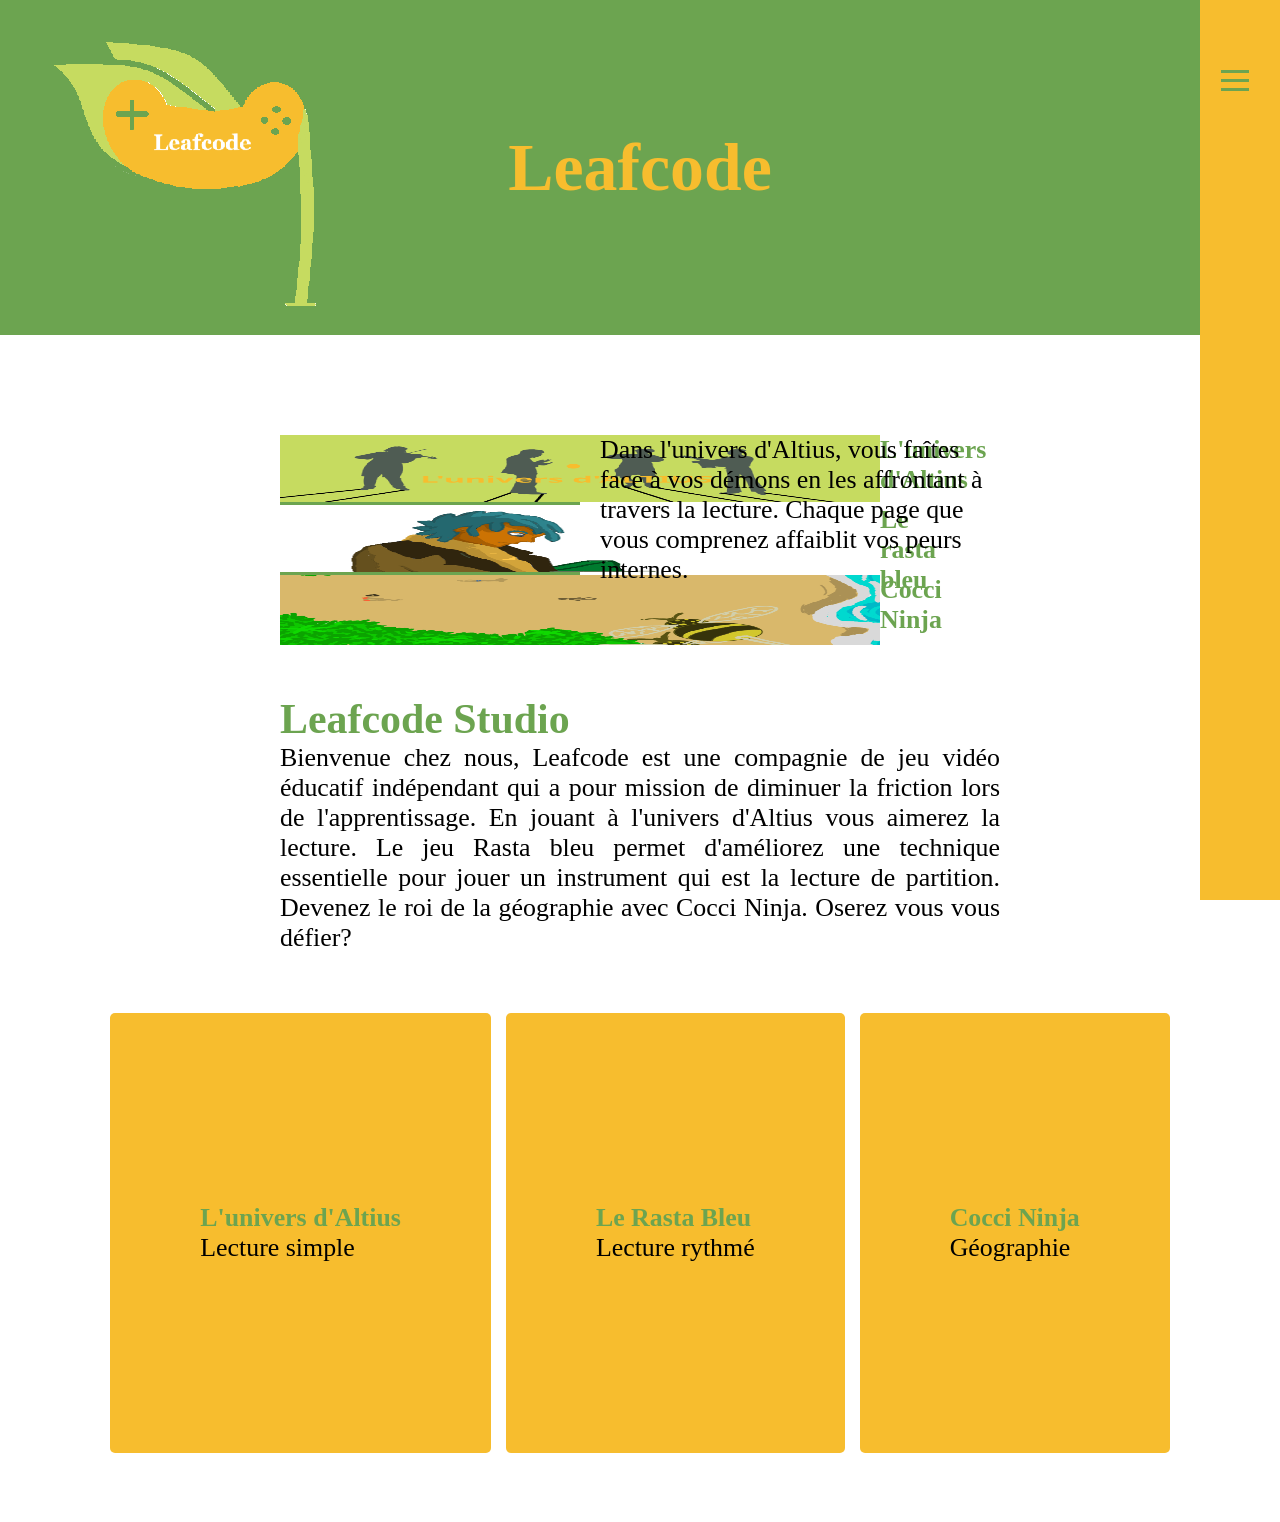
<file: index.html>
<!DOCTYPE html>
<html lang="en">
<head>
    <meta charset="UTF-8">
    <meta name="viewport" content="width=device-width, initial-scale=1.0">
    <link rel="icon" type="image/x-icon" href="leafcode-LogoSiteWeb.png">
    <title>Leafcode</title>
    <link rel="stylesheet" href="style.css">
</head>
<body>
    <div class="overlay" id="overlay"></div>
    <header>
         <div><img src="Images/leafcode-LogoSiteWeb.png" alt="Une manette à l'envers sur laquelle est écrit leafcode avec deux feuilles de plante qui sortent sur le côté comme les feuilles d'une graine qui germe"></div>
        <h1>Leafcode</h1>
        <div></div>
    </header>
    <nav class="nav" id="nav">
        <button class="burger" id="burger">
            <span class="burger-icon">
                <span class="burger-line"></span>
                <span class="burger-line"></span>
                <span class="burger-line"></span>
            </span>
        </button>
        <a href="jeuUn.html" class="nav-link">L'univers d'Altius</a>
        <a href="jeuDeux.html" class="nav-link">Rasta Bleu</a>
        <a href="jeuTrois.html" class="nav-link">Cocci Ninja</a>
        <a href="contact.html" class="nav-link">Support</a>
    </nav>
    <div class="maPageAccueil">
        <section class="premiereSectionAccueil">
            <div class="sectionListeDeJeuAccueil">
                <div class="jeu">
                    <img class="imgQuiChangeP" id="aArrondirCoinSupGauche" src="Images/banniereJeuUnAccueil.png" alt="Dans l'univers d'Altius, vous faîtes face à vos démons en les affrontant à travers la lecture. Chaque page que vous comprenez affaiblit vos peurs internes. ">
                    <h3 id="aArrondirCoinSupDroit">L'univers d'Altius</h3>
                </div>
                <div class="jeu">
                    <img class="imgQuiChangeP" src="Images/banniereJeuDeuxAccueil.png" alt="Suite à une perte de contacte à la réalité à force de trop fumer, le rasta bleu n'a plus le choix de lire s'il veut réccupérer un niveau de concentration normal pour redevenir fonctionnel. Il doit lire en suivant le rythme de la musique pour rester concentré.">
                    <h3>Le rasta bleu</h3>
                </div>
                <div class="jeu">
                    <img class="imgQuiChangeP" id="aArrondirCoinInfGauche" src="Images/banniereJeuTroisAccueil.png" alt="Une foule d'insecte évoluée est armée. Ils ont la taille d'un chaton et attaque des humains qui sont sur la plage.">
                    <h3 id="aArrondirCoinInfDroit">Cocci Ninja</h3>
                </div>
            </div>
            <p id="pBanniereAccueilSelectionne">Dans l'univers d'Altius, vous faîtes face à vos démons en les affrontant à travers la lecture. Chaque page que vous comprenez affaiblit vos peurs internes. </p> 
        
        </section>
        <section class="deuxiemeSectionAccueil">
            <div class="sectionTextAccueil">
                <h2>Leafcode Studio</h2>
                <p>Bienvenue chez nous, Leafcode est une compagnie de jeu vidéo éducatif indépendant qui a pour mission de diminuer la friction lors de l'apprentissage. En jouant à l'univers d'Altius vous aimerez la lecture. Le jeu Rasta bleu permet d'améliorez une technique essentielle pour jouer un instrument qui est la lecture de partition. Devenez le roi de la géographie avec Cocci Ninja. Oserez vous vous défier?</p>  
            </div>
        </section>
        <section class="troisiemeSectionAccueil">
            <a href="jeuUn.html" class="nav-link">
                <div class="carteUnJeu">
                    <h3>L'univers d'Altius</h3>
                    <p>Lecture simple</p>
                </div>
            </a>
            <a href="jeuDeux.html" class="nav-link">
                <div class="carteUnJeu">
                    <h3>Le Rasta Bleu </h3>
                    <p>Lecture rythmé</p>
                </div>
            </a>
            <a href="jeuTrois.html" class="nav-link">
                <div class="carteUnJeu">
                    <h3>Cocci Ninja</h3>
                    <p>Géographie</p>
                </div>
            </a>
        </section>
    </div>
    <footer></footer>
    <script src="script.js"></script>
</body>
</html>
</file>
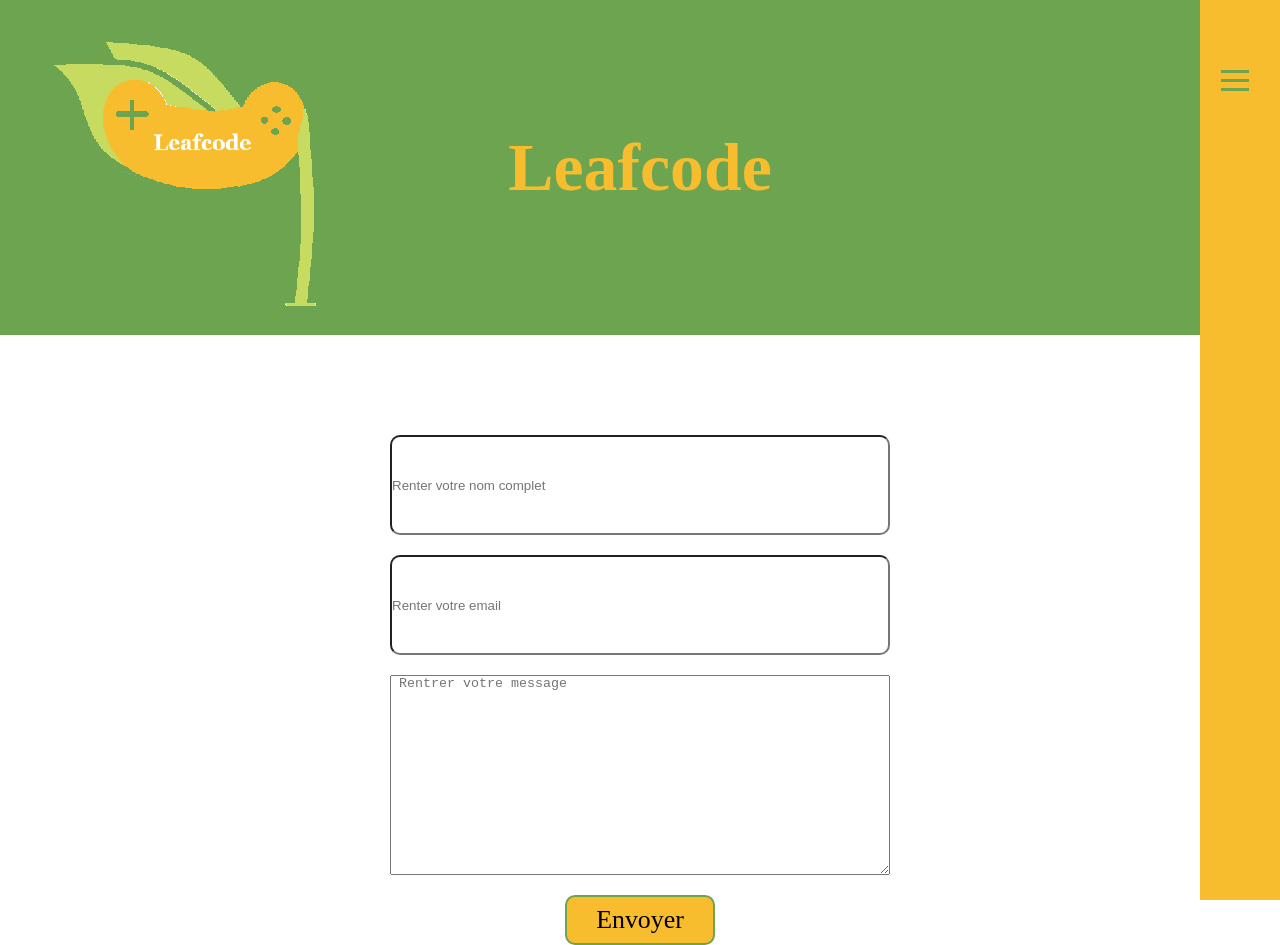
<file: contact.html>
<!DOCTYPE html>
<html lang="en">
<head>
    <meta charset="UTF-8">
    <meta name="viewport" content="width=device-width, initial-scale=1.0">
    <link rel="icon" type="image/x-icon" href="leafcode-LogoSiteWeb.png">
    <title>Leafcode</title>
    <link rel="stylesheet" href="style.css">
</head>
<body>
      <div class="overlay" id="overlay"></div>
    <header>
        <div><img src="Images/leafcode-LogoSiteWeb.png" alt="Une manette à l'envers sur laquelle est écrit leafcode avec deux feuilles de plante qui sortent sur le côté comme les feuilles d'une graine qui germe"></div>
        <h1>Leafcode</h1>
        <div></div>
    </header>
    <nav class="nav" id="nav">
        <button class="burger" id="burger">
            <span class="burger-icon">
                <span class="burger-line"></span>
                <span class="burger-line"></span>
                <span class="burger-line"></span>
            </span>
        </button>
            <a href="index.html" class="nav-link">Accueil</a>
            <a href="jeuUn.html" class="nav-link">L'univers d'Altius</a>
            <a href="jeuDeux.html" class="nav-link">Rasta Bleu</a>
            <a href="jeuTrois.html" class="nav-link">Cocci Ninja</a>
        </nav>
    </header>
    
   
    <form class="sectionFormulairePageSupport">
        <input type="text" placeholder="Renter votre nom complet">
        <input type="text" placeholder="Renter votre email">
        <textarea name="" placeholder=" Rentrer votre message"></textarea>
        <button type="submit">Envoyer</button>
    </form>

    <footer></footer>
    <script src="script.js"></script>
</body>
</html>
</file>
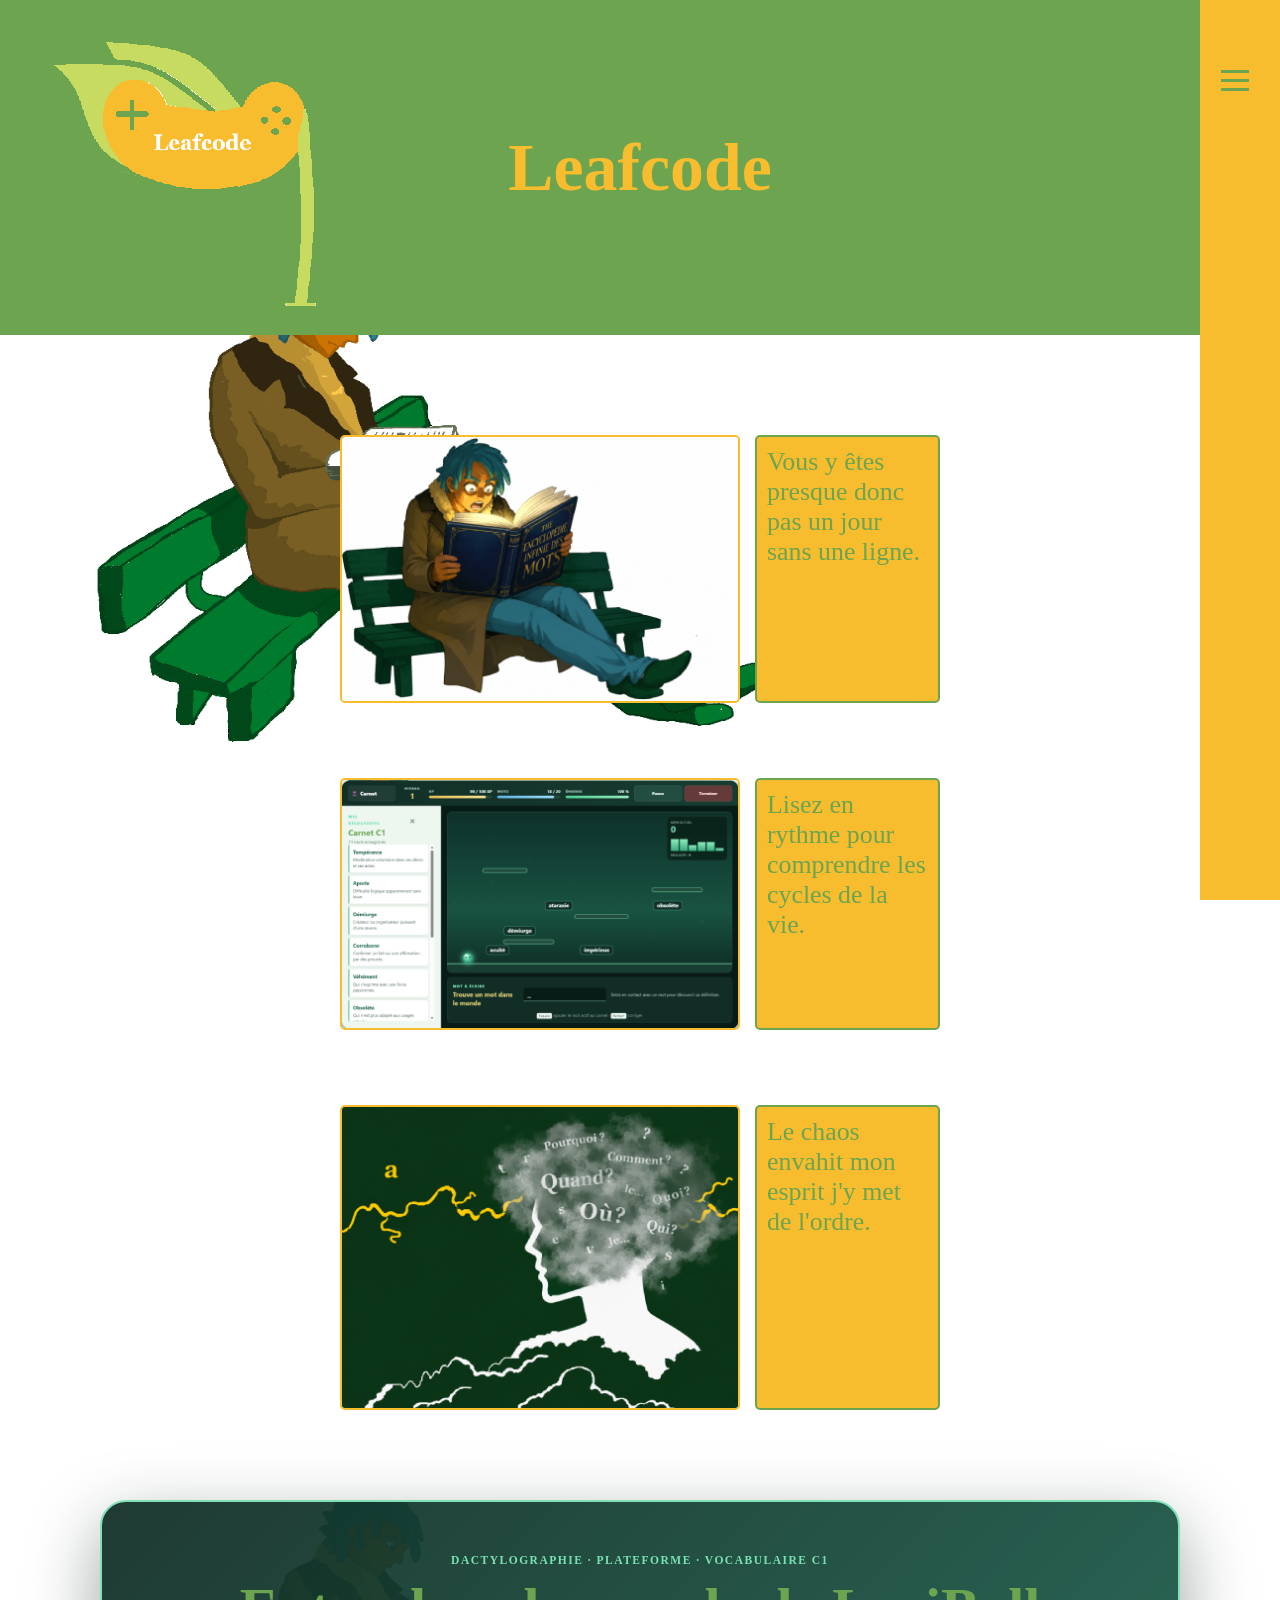
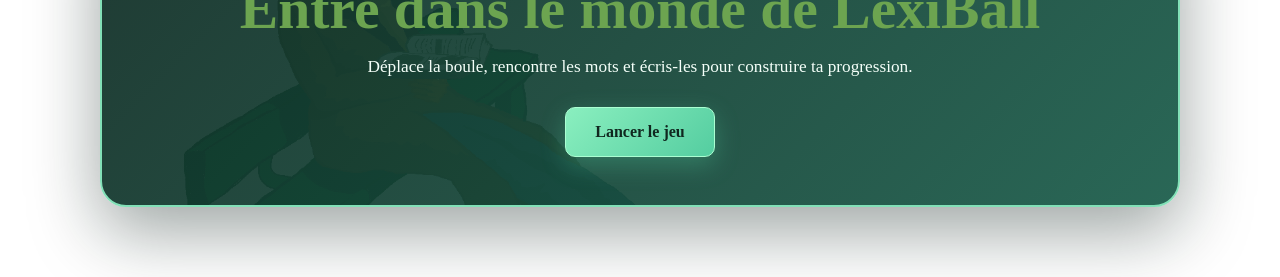
<file: jeuDeux.html>
<!doctype html>
<html lang="fr">
  <head>
    <meta charset="UTF-8" />
    <meta name="viewport" content="width=device-width, initial-scale=1.0" />
    <link
      rel="icon"
      type="image/x-icon"
      href="Images/leafcode-LogoSiteWeb.png"
    />
    <title>Leafcode</title>
    <link rel="stylesheet" href="style.css" />
  </head>
  <body class="jeuDeux">
    <div class="overlay" id="overlay"></div>
    <header>
      <div>
        <img
          src="Images/leafcode-LogoSiteWeb.png"
          alt="Une manette à l'envers sur laquelle est écrit leafcode avec deux feuilles de plante qui sortent sur le côté comme les feuilles d'une graine qui germe"
        />
      </div>
      <h1>Leafcode</h1>
      <div></div>
    </header>
    <nav class="nav" id="nav">
      <button class="burger" id="burger">
        <span class="burger-icon">
          <span class="burger-line"></span>
          <span class="burger-line"></span>
          <span class="burger-line"></span>
        </span>
      </button>
      <a href="index.html" class="nav-link">Accueil</a>
      <a href="jeuUn.html" class="nav-link">L'univers d'Altius</a>
      <a href="jeuTrois.html" class="nav-link">Cocci Ninja</a>
      <a href="contact.html" class="nav-link">Support</a>
    </nav>

    <section class="sectionCarteJeuDeux">
      <div class="infoCarteJeuDeux">
        <img src="Images/jeuDeuxImg2.png" alt="Image du mode de jeu." />
        <p>Vous y êtes presque donc pas un jour sans une ligne.</p>
      </div>
      <div class="infoCarteJeuDeux">
        <img src="Images/jeuDeuxImg1.png" alt="Mode histoire" />
        <p>Lisez en rythme pour comprendre les cycles de la vie.</p>
      </div>
      <div class="infoCarteJeuDeux">
        <img src="Images/jeuDeuxImg3.png" alt="les enjeux" />
        <p>Le chaos envahit mon esprit j'y met de l'ordre.</p>
      </div>
    </section>

    <section class="lexi-launch" id="lexiLaunchZone">
      <span class="lexi-kicker"
        >Dactylographie · Plateforme · Vocabulaire C1</span
      >
      <h2>Entre dans le monde de LexiBall</h2>
      <p>
        Déplace la boule, rencontre les mots et écris-les pour construire ta
        progression.
      </p>
      <button
        class="lexi-button lexi-button-primary"
        id="launchLexiBall"
        type="button"
      >
        Lancer le jeu
      </button>
    </section>

    <section
      class="lexiball"
      id="lexiBallGame"
      hidden
      aria-label="Jeu de dactylographie LexiBall"
    >
      <div class="lexi-shell">
        <header class="lexi-hud">
          <button
            class="lexi-notebook-button"
            id="lexiNotebookToggle"
            type="button"
            aria-expanded="false"
            aria-controls="lexiNotebook"
            title="Ouvrir le carnet"
          >
            📓<span>Carnet</span>
          </button>
          <div class="lexi-stat">
            <small>Niveau</small><strong id="lexiLevel">1</strong>
          </div>
          <div class="lexi-progress-stat">
            <div>
              <small>XP</small><strong id="lexiXpText">0 / 100 XP</strong>
            </div>
            <div class="lexi-meter"><span id="lexiXpBar"></span></div>
          </div>
          <div class="lexi-progress-stat">
            <div>
              <small>Mots</small><strong id="lexiWordsText">0 / 20</strong>
            </div>
            <div class="lexi-meter lexi-meter-blue">
              <span id="lexiWordsBar"></span>
            </div>
          </div>
          <div class="lexi-progress-stat">
            <div>
              <small>Énergie</small><strong id="lexiEnergyText">100 %</strong>
            </div>
            <div class="lexi-meter lexi-energy">
              <span id="lexiEnergyBar"></span>
            </div>
          </div>
          <div class="lexi-hud-actions">
            <button
              class="lexi-button lexi-button-small"
              id="lexiPauseButton"
              type="button"
            >
              Pause</button
            ><button
              class="lexi-button lexi-button-small lexi-button-end"
              id="lexiEndSession"
              type="button"
            >
              Terminer
            </button>
          </div>
        </header>

        <div class="lexi-body" id="lexiBody">
          <aside
            class="lexi-notebook"
            id="lexiNotebook"
            aria-label="Carnet de vocabulaire"
          >
            <div class="lexi-notebook-head">
              <div>
                <span class="lexi-kicker">Mes découvertes</span>
                <h3>Carnet C1</h3>
              </div>
              <button
                id="lexiNotebookClose"
                type="button"
                aria-label="Fermer le carnet"
              >
                ×
              </button>
            </div>
            <p id="lexiNotebookCount">0 mot enregistré</p>
            <div class="lexi-notebook-list" id="lexiNotebookList"></div>
          </aside>

          <main class="lexi-stage-column">
            <div class="lexi-stage" id="lexiStage">
              <canvas
                id="lexiCanvas"
                width="960"
                height="540"
                aria-label="Zone de jeu LexiBall"
                >Votre navigateur ne prend pas en charge Canvas.</canvas
              >
              <div class="lexi-wpm-card">
                <small>MPM actuel</small><strong id="lexiCurrentWpm">0</strong
                ><canvas
                  id="lexiWpmCanvas"
                  width="190"
                  height="72"
                  aria-label="Graphique des mots par minute"
                ></canvas
                ><span>Meilleur : <b id="lexiBestWpm">0</b></span>
              </div>
              <div class="lexi-screen" id="lexiStartScreen">
                <div class="lexi-screen-card">
                  <span class="lexi-logo-ball">●</span>
                  <h2>LexiBall</h2>
                  <p>Déplace-toi. Trouve les mots. Écris-les. Apprends.</p>
                  <div class="lexi-menu-actions">
                    <button
                      class="lexi-button lexi-button-primary"
                      id="lexiPlay"
                      type="button"
                    >
                      Jouer</button
                    ><button
                      class="lexi-button"
                      id="lexiMenuNotebook"
                      type="button"
                    >
                      Carnet</button
                    ><button
                      class="lexi-button lexi-button-ghost"
                      id="lexiReset"
                      type="button"
                    >
                      Réinitialiser la progression
                    </button>
                  </div>
                  <div class="lexi-controls">
                    <span><kbd>←</kbd> <kbd>→</kbd> déplacement</span
                    ><span><kbd>↑</kbd> saut</span
                    ><span><kbd>Clavier</kbd> écrire</span
                    ><span><kbd>Espace</kbd> carnet</span
                    ><span><kbd>P</kbd> pause</span>
                  </div>
                </div>
              </div>
              <div class="lexi-screen" id="lexiPauseScreen" hidden>
                <div class="lexi-screen-card">
                  <h2 id="lexiPauseTitle">PAUSE</h2>
                  <p id="lexiPauseText">Appuie sur P pour reprendre.</p>
                  <div
                    class="lexi-session-summary"
                    id="lexiSessionSummary"
                    hidden
                  ></div>
                  <button
                    class="lexi-button lexi-button-primary"
                    id="lexiResume"
                    type="button"
                  >
                    Reprendre</button
                  ><button
                    class="lexi-button"
                    id="lexiRestart"
                    type="button"
                    hidden
                  >
                    Nouvelle session</button
                  ><button
                    class="lexi-button lexi-button-ghost"
                    id="lexiCloseSession"
                    type="button"
                    hidden
                  >
                    Fermer le jeu
                  </button>
                </div>
              </div>
              <div
                class="lexi-float-message"
                id="lexiFloatMessage"
                aria-live="polite"
              ></div>
            </div>

            <section class="lexi-typing" id="lexiTyping" aria-live="polite">
              <div>
                <span class="lexi-kicker">Mot à écrire</span
                ><strong class="lexi-target" id="lexiTargetWord"
                  >Trouve un mot dans le monde</strong
                >
              </div>
              <div class="lexi-input-display" id="lexiTypedWord">_</div>
              <p id="lexiDefinition">
                Entre en contact avec un mot pour découvrir sa définition.
              </p>
              <small
                ><kbd>Espace</kbd> ajouter le mot actif au carnet ·
                <kbd>Retour</kbd> corriger</small
              >
            </section>
          </main>
        </div>
      </div>
    </section>
    <footer></footer>
    <script src="script.js"></script>
  </body>
</html>
</file>
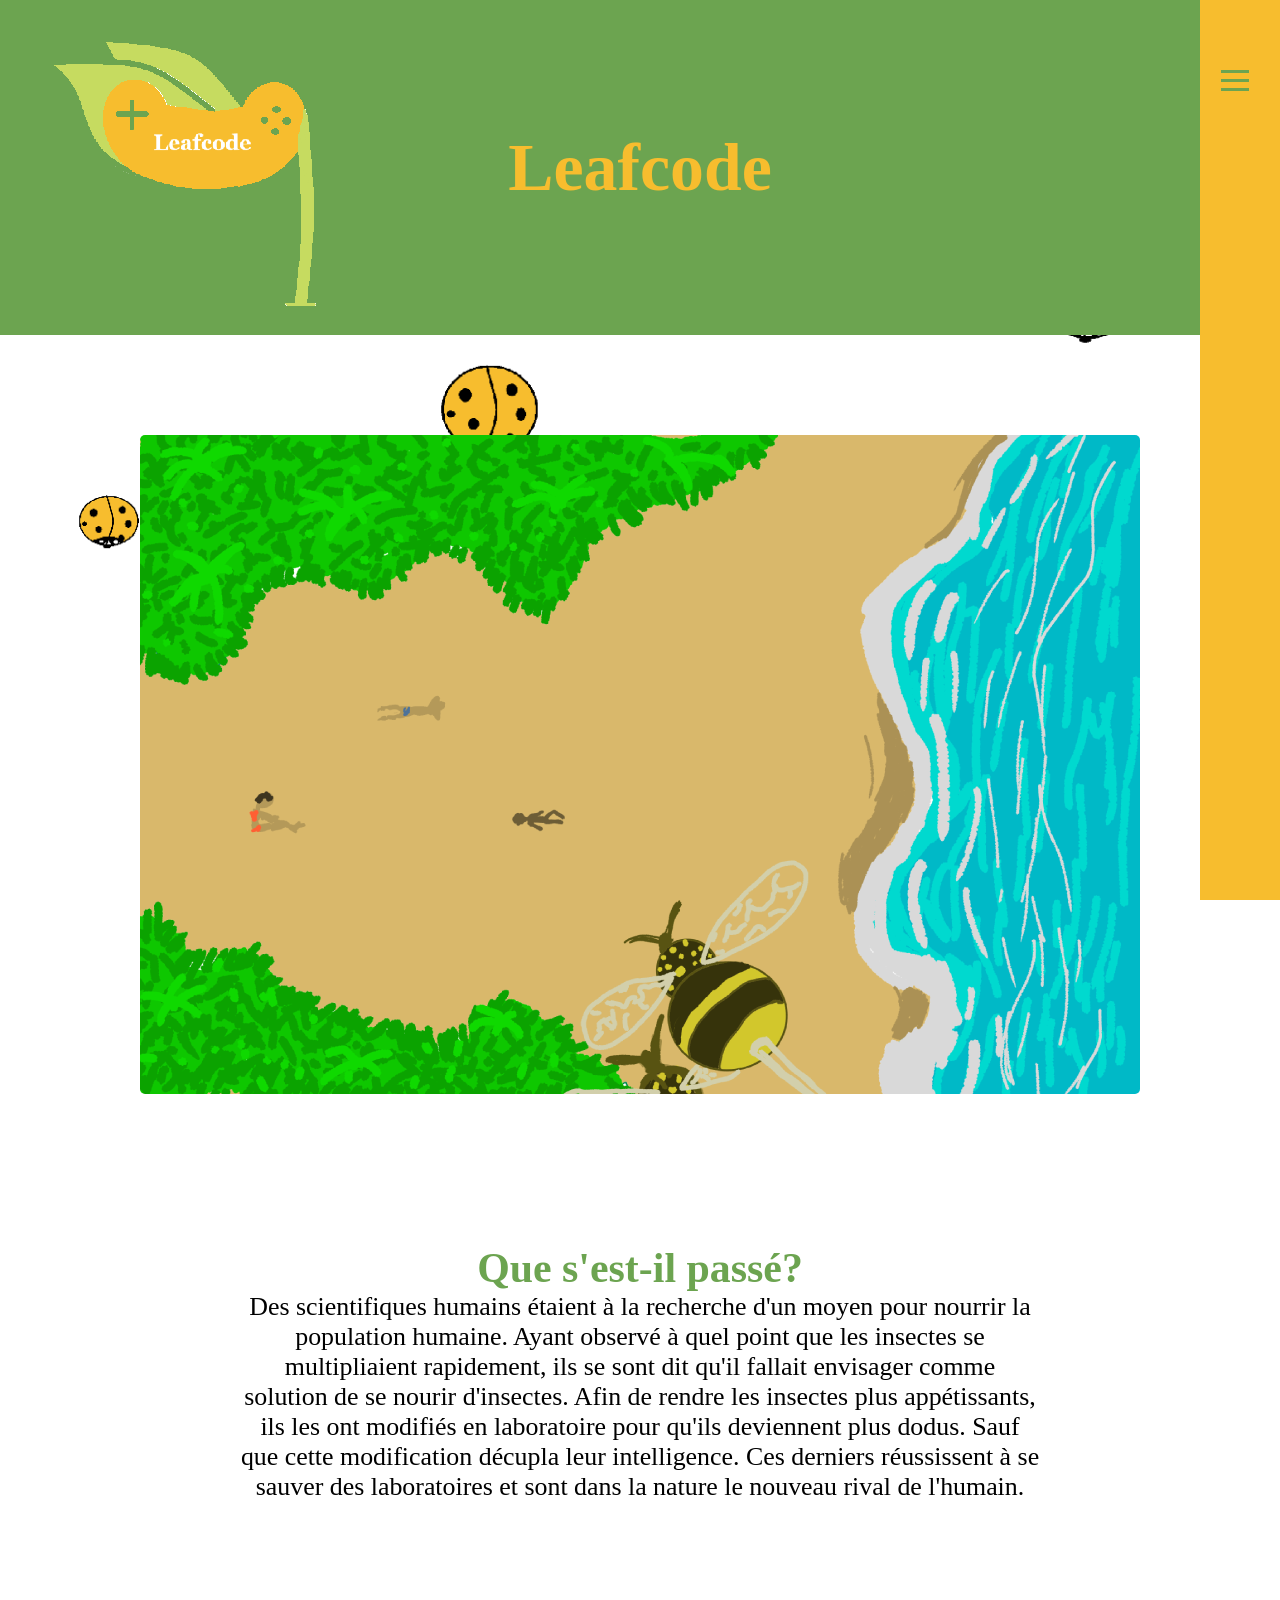
<file: jeuTrois.html>
<!DOCTYPE html>
<html lang="en">
<head>
    <meta charset="UTF-8">
    <meta name="viewport" content="width=device-width, initial-scale=1.0">
    <link rel="icon" type="image/x-icon" href="leafcode-LogoSiteWeb.png">
    <title>Leafcode</title>
    <link rel="stylesheet" href="style.css">
</head>
<body class="jeuTrois">
     <div class="overlay" id="overlay"></div>
    <header>
        <div><img src="Images/leafcode-LogoSiteWeb.png" alt="Une manette à l'envers sur laquelle est écrit leafcode avec deux feuilles de plante qui sortent sur le côté comme les feuilles d'une graine qui germe"></div>
        <h1>Leafcode</h1>
        <div></div>
    </header>
    <nav class="nav" id="nav">
        <button class="burger" id="burger">
            <span class="burger-icon">
                <span class="burger-line"></span>
                <span class="burger-line"></span>
                <span class="burger-line"></span>
            </span>
        </button>
            <a href="index.html" class="nav-link">Accueil</a>
            <a href="jeuUn.html" class="nav-link">L'univers d'Altius</a>
            <a href="jeuDeux.html" class="nav-link">Rasta Bleu</a>
            <a href="contact.html" class="nav-link">Support</a>
        </nav>
    </header>
    
    <section class="sectionUniqueJeuTrois">
        <img src="Images/banniereJeuTrois.png" alt="Bannière de Cocci Ninja">
        <div class="blocHistoireJeuTrois">
            <h2>Que s'est-il passé?</h2>
            <p>Des scientifiques humains étaient à la recherche d'un moyen pour nourrir la population humaine. Ayant observé à quel point que les insectes se multipliaient rapidement, ils se sont dit qu'il fallait envisager comme solution de se nourir d'insectes. Afin de rendre les insectes plus appétissants, ils les ont modifiés en laboratoire pour qu'ils deviennent plus dodus. Sauf que cette modification décupla leur intelligence. Ces derniers réussissent à se sauver des laboratoires et sont dans la nature le nouveau rival de l'humain.</p>
        </div>
    </section>
    <footer></footer> 
    <script src="script.js"></script>
</body>
</html>
</file>
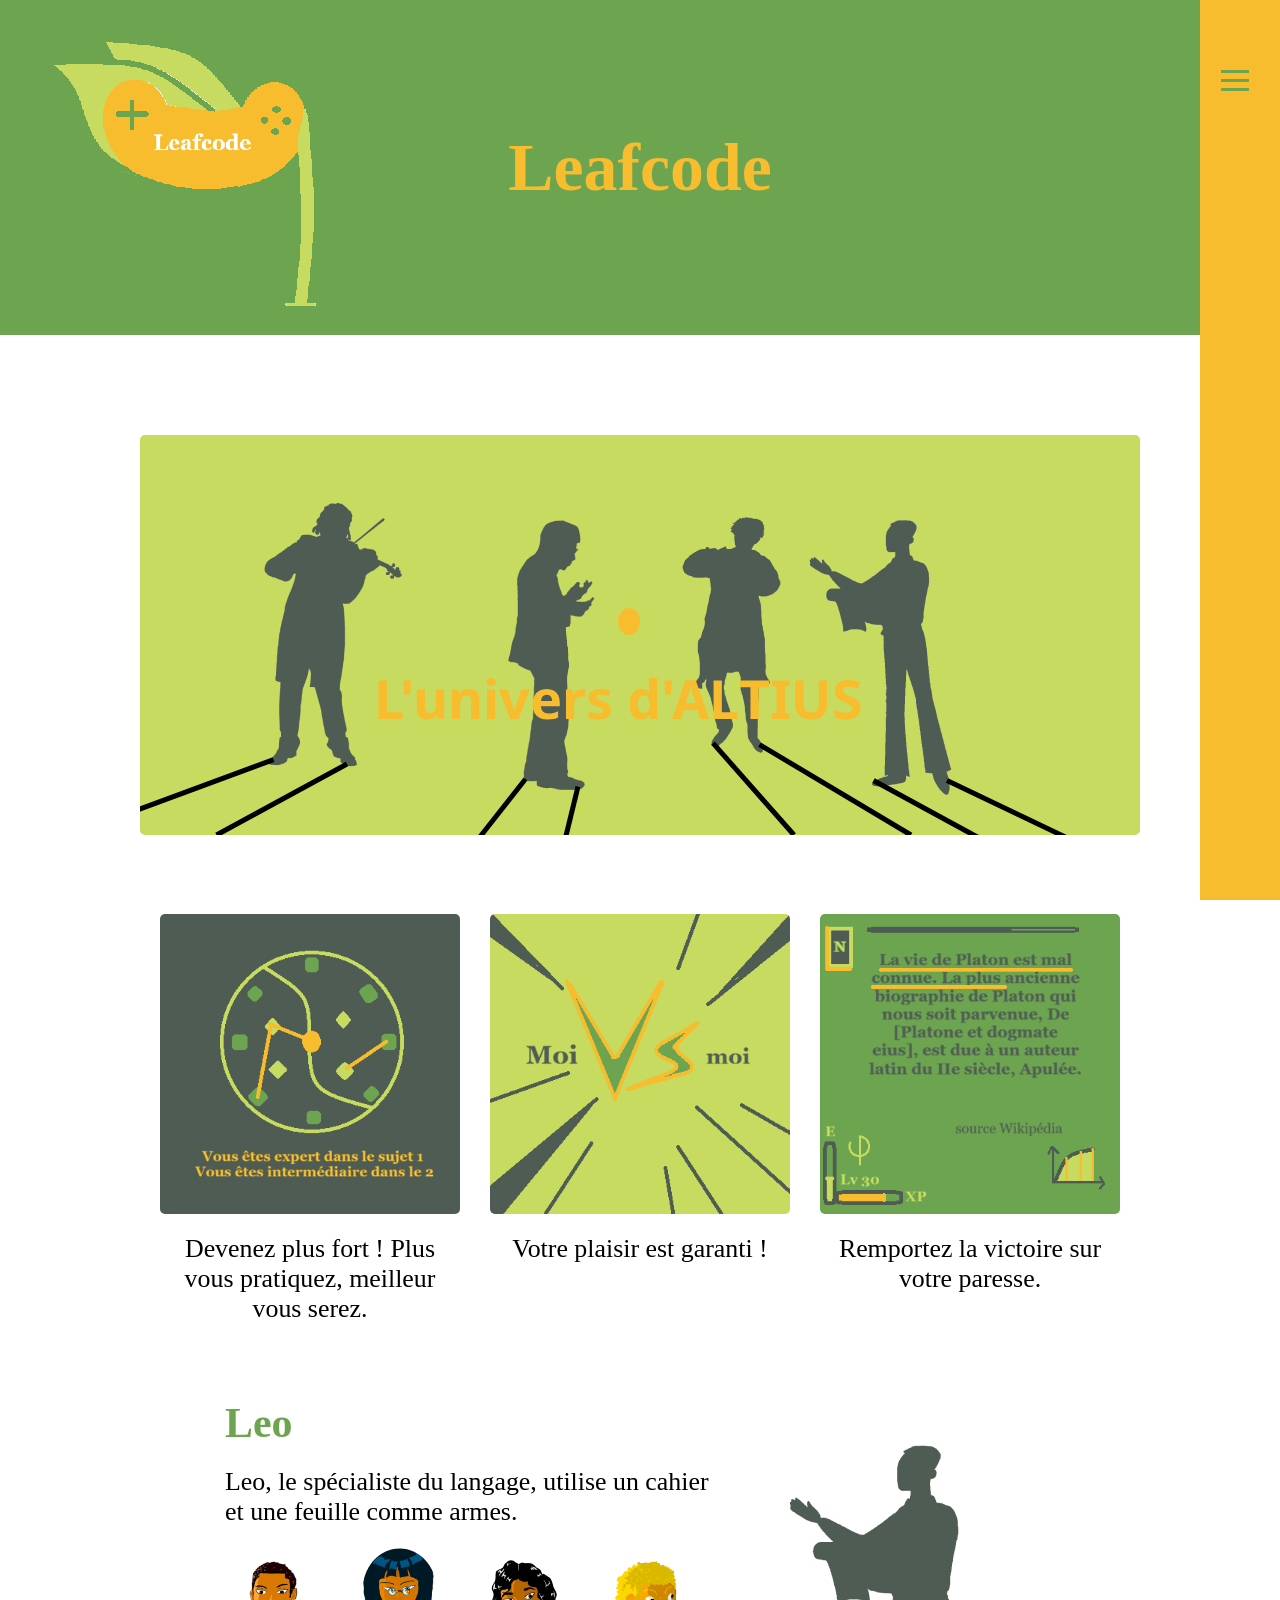
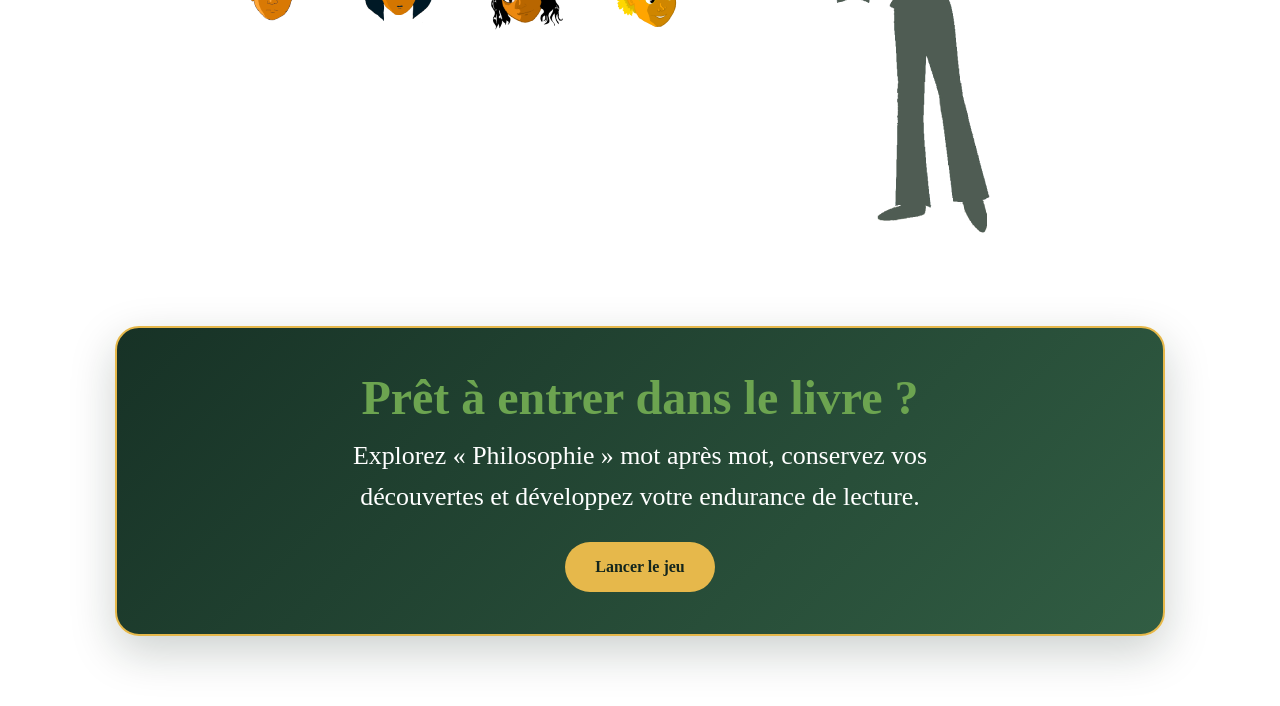
<file: jeuUn.html>
<!doctype html>
<html lang="fr">
  <head>
    <meta charset="UTF-8" />
    <meta name="viewport" content="width=device-width,initial-scale=1" />
    <link rel="icon" href="Images/leafcode-LogoSiteWeb.png" />
    <title>L'univers d'Altius — Leafcode</title>
    <link rel="stylesheet" href="style.css" />
  </head>
  <body>
    <div class="overlay" id="overlay"></div>
    <header>
      <div>
        <img src="Images/leafcode-LogoSiteWeb.png" alt="Logo Leafcode" />
      </div>
      <h1>Leafcode</h1>
      <div></div>
    </header>
    <nav class="nav" id="nav">
      <button class="burger" id="burger" aria-label="Ouvrir le menu">
        <span class="burger-icon">
          <span class="burger-line"></span>
          <span class="burger-line"></span>
          <span class="burger-line"></span>
        </span>
      </button>
      <a href="index.html" class="nav-link">Accueil</a>
      <a href="jeuDeux.html" class="nav-link">Rasta Bleu</a>
      <a href="jeuTrois.html" class="nav-link">Cocci Ninja</a>
      <a href="contact.html" class="nav-link">Support</a>
    </nav>
    <main class="pageJeuUn">
      <section class="premiereSectionJeuUn">
        <img
          class="banniereJeuUn"
          src="Images/banniereJeuUn.png"
          alt="L'univers d'Altius, quatre personnages affrontent des démons"
        />
      </section>
      <section class="deuxiemeSectionJeuUn">
        <div class="carteGamePlay">
          <img src="Images/jeuUnCompetences.png" alt="Aperçu des compétences" />
          <p>Devenez plus fort ! Plus vous pratiquez, meilleur vous serez.</p>
        </div>
        <div class="carteGamePlay">
          <img src="Images/jeuUn-Concept.png" alt="Aperçu du concept" />
          <p>Votre plaisir est garanti !</p>
        </div>
        <div class="carteGamePlay">
          <img src="Images/jeuUn-Gameplay.png" alt="Aperçu du jeu" />
          <p>Remportez la victoire sur votre paresse.</p>
        </div>
      </section>

      <section class="troisiemeSectionJeuUn">
        <div class="informationsPersonnageJeuUn">
          <h2 id="nomPersonnageJeuUn">Leo</h2>
          <p id="descriptionPersonnageJeuUn">
            Leo, le spécialiste du langage, utilise un cahier et une feuille
            comme armes.
          </p>
          <div class="selectionDePersonnageJeuUn">
            <img
              class="unPersonnage"
              id="Leo"
              src="Images/jeuUn-Leo-Profil.png"
              alt="Leo, spécialiste du langage."
            />
            <img
              class="unPersonnage"
              id="Frieden"
              src="Images/jeuUn-Frieden-Profil.png"
              alt="Frieden, spécialiste de l'abstrait."
            />
            <img
              class="unPersonnage"
              id="FALL"
              src="Images/jeuUn-FALL-Profil.png"
              alt="FALL, spécialiste des sons."
            />
            <img
              class="unPersonnage"
              id="Coisabafe"
              src="Images/jeuUn-Coisabafe-Profil.png"
              alt="Coisabafe, spécialiste des schémas."
            />
          </div>
        </div>
        <img
          id="personnageSelectionne"
          src="Images/jeuUn-L-Incomplet.png"
          alt="Personnage sélectionné"
        />
      </section>

      <section class="launch-zone" id="launchZone">
        <h2>Prêt à entrer dans le livre ?</h2>
        <p>
          Explorez « Philosophie » mot après mot, conservez vos découvertes et
          développez votre endurance de lecture.
        </p>
        <button class="a-btn" id="launchGame" type="button">
          Lancer le jeu
        </button>
        <p id="launchRestMessage" hidden></p>
      </section>
    </main>

    <section
      class="reading-game"
      id="readingGame"
      hidden
      aria-label="Jeu de lecture"
    >
      <div class="game-shell">
        <div class="game-topbar">
          <div class="brand-block">
            <strong>L'univers d'Altius</strong>
            <span>Quête de lecture · Philosophie</span>
          </div>
          <div class="player-stats">
            <div class="stat">
              <strong id="xpValue">0 XP</strong>
              <small>Expérience</small>
            </div>
            <div class="stat">
              <strong id="levelValue">Niveau 1</strong>
              <small>5 chapitres / niveau</small>
            </div>
          </div>
          <div class="energy-wrap">
            <div class="energy-label">
              <span>Énergie</span>
              <strong id="energyValue">100 %</strong>
            </div>
            <div class="meter">
              <span id="energyBar"></span>
            </div>
          </div>
        </div>
        <div class="game-layout">
          <article class="reader">
            <div class="reader-meta">
              <div>
                <div class="eyebrow" id="chapterNumber">Chapitre 1</div>
                <h2 id="chapterTitle">Introduction</h2>
              </div>
              <select
                class="chapter-select"
                id="chapterSelect"
                aria-label="Choisir un chapitre"
              ></select>
            </div>
            <div class="paragraph-count" id="paragraphCount"></div>
            <p class="reading-text" id="readingText" aria-live="polite"></p>
            <div class="current-word-box">
              <small>Mot sélectionné</small>
              <strong id="currentWord">—</strong>
            </div>
            <div class="reader-controls">
              <button class="a-btn secondary reading-control" id="previousWord">
                ← Précédent
              </button>
              <button class="a-btn secondary reading-control" id="saveWord">
                M · Mot
              </button>
              <button class="a-btn secondary reading-control" id="saveSentence">
                Espace · Phrase
              </button>
              <button class="a-btn reading-control" id="nextWord">
                Suivant →
              </button>
            </div>
            <p class="keyboard-help">
              <kbd>←</kbd>
              <kbd>→</kbd> naviguer · <kbd>M</kbd> mot ·
              <kbd>Espace</kbd>
              phrase
            </p>
            <p class="source-line">
              Texte préparé d'après
              <a
                href="https://fr.wikipedia.org/wiki/Philosophie"
                target="_blank"
                rel="noopener"
                >« Philosophie » sur Wikipédia</a
              >
              (CC BY-SA).
            </p>
          </article>
          <aside class="game-sidebar">
            <section class="side-card">
              <h3>Session</h3>
              <div class="session-grid">
                <div>
                  <strong id="sessionTime">00:00</strong>
                  <small>temps</small>
                </div>
                <div>
                  <strong id="sessionWords">0</strong>
                  <small>mots lus</small>
                </div>
                <div>
                  <strong id="sessionWpm">0</strong>
                  <small>mots/min</small>
                </div>
                <div>
                  <strong id="sessionPauses">0</strong>
                  <small>pauses</small>
                </div>
              </div>
            </section>
            <section class="side-card">
              <h3>Progression</h3>
              <strong id="bookProgressLabel">Livre : 0 %</strong>
              <div class="meter book-progress">
                <span id="bookProgressBar"></span>
              </div>
              <small id="completionLabel"></small>
            </section>
            <section class="side-card">
              <h3>Mots par minute</h3>
              <div class="wpm-chart" id="wpmChart"></div>
              <small>Une barre par minute</small>
            </section>
            <section class="side-card">
              <h3>Carnet de notes</h3>
              <ul class="notes-list" id="notesList"></ul>
              <div class="side-actions">
                <button class="a-btn secondary" id="downloadNotes">
                  Télécharger TXT
                </button>
              </div>
            </section>
            <section class="side-card">
              <h3>Historique</h3>
              <ul class="history-list" id="historyList"></ul>
            </section>
            <button class="a-btn danger" id="endSession">
              Terminer la session
            </button>
          </aside>
        </div>
      </div>
    </section>
    <div
      class="game-modal"
      id="gameModal"
      hidden
      role="dialog"
      aria-modal="true"
      aria-labelledby="modalTitle"
    >
      <div class="modal-card">
        <h2 id="modalTitle">Session terminée</h2>
        <div id="modalContent"></div>
        <button class="a-btn" id="closeModal">Fermer</button>
      </div>
    </div>
    <div class="toast" id="gameToast" role="status" aria-live="polite"></div>
    <footer></footer>
    <script id="bookData" type="application/json">
      {
        "book": {
          "title": "Philosophie",
          "source": "Wikipédia francophone",
          "chapters": [
            {
              "id": 1,
              "title": "Introduction",
              "paragraphs": [
                "La philosophie, du grec ancien philosophía, signifiant littéralement « amour du savoir » et communément « amour de la sagesse », est une démarche qui vise à la compréhension du monde et de la vie par une réflexion rationnelle et critique.",
                "La philosophie existe depuis l'Antiquité en Occident et en Orient, à travers la figure du philosophe, non seulement en tant qu'activité rationnelle mais aussi comme mode de vie.",
                "La philosophie a engendré des domaines d'études fondamentaux tels la logique, l'éthique, la métaphysique et l'épistémologie."
              ]
            },
            {
              "id": 2,
              "title": "Étymologie",
              "paragraphs": [
                "Étymologiquement, le mot français philosophie dérive du grec ancien philosophía, composé de philéô, aimer, et de sophía, sagesse ou savoir.",
                "Le mot philosophía fait partie du lexique du grec ancien, où l'on trouve des usages attestés dès l'Antiquité.",
                "Le nom philósophos, philosophe, et le verbe philosophô, cultiver la philosophie, apparaissent chez les penseurs présocratiques."
              ]
            },
            {
              "id": 3,
              "title": "La philosophie comme mode de vie",
              "paragraphs": [
                "La philosophie s'est comprise très tôt comme une manière de vivre et non pas uniquement comme une réflexion théorique.",
                "La philosophie, entendue comme mode de vie, met l'accent sur la mise en application dans sa propre vie des résultats de la réflexion philosophique.",
                "Depuis les présocratiques et surtout à partir de Socrate, toute une tradition a défendu cette conception de la philosophie comme un mode de vie."
              ]
            },
            {
              "id": 4,
              "title": "La philosophie occidentale",
              "paragraphs": [
                "La philosophie contemporaine occidentale, issue d'une tradition multiple, se présente sous des formes variées : tradition herméneutique, philosophie analytique et tradition phénoménologique.",
                "Les difficultés à définir la philosophie sont de nature épistémologique, car il est difficile de délimiter rigoureusement ses méthodes, ses thèmes et ses objets.",
                "La philosophie se comprend comme un travail critique dont le but est de créer de nouvelles certitudes et de corriger les fausses évidences."
              ]
            },
            {
              "id": 5,
              "title": "Histoire de la philosophie occidentale",
              "paragraphs": [
                "Si la philosophie a une longue histoire, il convient de distinguer la pratique de la philosophie de l'étude simple des doctrines passées.",
                "L'histoire de la philosophie consiste à reconstruire, comprendre, interpréter, voire critiquer les positions et les thèses des penseurs.",
                "La philosophie grecque se caractérise par la question de savoir comment bien vivre, et plus particulièrement par celles de la vertu et du bonheur."
              ]
            },
            {
              "id": 6,
              "title": "Les philosophies asiatiques",
              "paragraphs": [
                "La pensée chinoise s'appuie plus volontiers sur un esprit de synthèse que sur un esprit d'analyse, et sur la résolution des problèmes plutôt que sur la définition des concepts.",
                "Le confucianisme est la voie principale de la philosophie chinoise et toute éducation se fondait en premier lieu sur les livres formant le Canon confucianiste.",
                "Le bouddhisme est l'un des grands systèmes de pensée et d'action orientaux, fondé sur le Bouddha, le Dharma et le Sangha."
              ]
            },
            {
              "id": 7,
              "title": "La philosophie africaine",
              "paragraphs": [
                "Le débat sur la philosophie africaine a beaucoup évolué à la fin du vingtième et au début du vingt et unième siècle.",
                "Une question qui accapare nombre de philosophes africains se situe sur la nature de la philosophie africaine elle-même.",
                "La philosophie africaine puise à la fois dans l'héritage traditionnel du continent et dans l'héritage de la philosophie occidentale."
              ]
            },
            {
              "id": 8,
              "title": "Place des femmes en philosophie",
              "paragraphs": [
                "Bien que les hommes aient généralement dominé le discours philosophique, les femmes philosophes se sont engagées dans cette discipline tout au long de l'histoire.",
                "Parmi les exemples anciens figurent Hipparchia et Arété de Cyrène.",
                "Au début des années 1800, certains collèges et universités du Royaume-Uni et des États-Unis ont commencé à admettre des femmes."
              ]
            },
            {
              "id": 9,
              "title": "Critiques",
              "paragraphs": [
                "Cette section est vide, insuffisamment détaillée ou incomplète.",
                "Votre aide est la bienvenue."
              ]
            }
          ]
        }
      }
    </script>
    <script src="script.js"></script>
  </body>
</html>
</file>
<file: style.css>
:root {
  /*Les échelles du texte*/
  --miseAEchelle: 1.618;
  --petit-Texte: 16px;
  --moyen-Texte: calc(var(--miseAEchelle) * var(--petit-Texte));
  --gros-Texte: calc(var(--miseAEchelle) * var(--moyen-Texte));
  --Giga-Texte: calc(var(--miseAEchelle) * var(--gros-Texte));
  /*les couleurs*/
  --couleur-or: #f7bd2e;
  --couleur-bleu-stylo: #86b1c9;
  --couleur-vert-pelouse-pale: #c6db60;
  --couleur-vert-feuille-plante: #6ca450;

  font-family: Georgia, "Times New Roman", Times, serif;
}
* {
  margin: 0;
  padding: 0;
  box-sizing: border-box;
}
h1 {
  font-size: var(--Giga-Texte);
  color: var(--couleur-or);
}
h2 {
  font-size: var(--gros-Texte);
  color: var(--couleur-vert-feuille-plante);
}
h3 {
  font-size: var(--moyen-Texte);
  color: var(--couleur-vert-feuille-plante);
}
p {
  font-size: var(--moyen-Texte);
}

/* Les lignes qui suivent permettent la réalisation du menu burger  */
header {
  display: flex;
  background-color: var(--couleur-vert-feuille-plante);
  justify-content: space-between;
  padding: 1.5rem 2rem;
  align-items: center;
  text-align: center;
}

header > h1,
header > div {
  flex: 1;
}

header > div > img {
  display: flex;
  align-items: flex-start;
}
.burger {
  --sizeBtn: 2.5rem;
  width: var(--sizeBtn);
  height: var(--sizeBtn);
  display: grid;
  place-items: center;
  cursor: pointer;
  border: none;
  background: none;
  position: absolute;
  right: 265px;
  top: 60px;
}
.burger-icon {
  display: flex;
  flex-direction: column;
  width: 28px;
  gap: 6px;
}
.burger-line {
  height: 3px;
  background-color: var(--couleur-vert-feuille-plante);
  transition: transform 1s ease;
}
.burger.is-open .burger-line:nth-child(1) {
  transform: translateY(7.5px) rotate(45deg);
}
.burger.is-open .burger-line:nth-child(2) {
  width: 0;
  opacity: 0;
}
.burger.is-open .burger-line:nth-child(3) {
  transform: translateY(-10px) rotate(-45deg);
}
.overlay {
  position: fixed;
  pointer-events: none;
  background-color: rgba(0, 0, 0, 0.6);
  backdrop-filter: blur(2px);
  inset: 0;
  opacity: 0;
  z-index: 99;
}
.overlay.is-open {
  opacity: 1;
  pointer-events: all;
}

.nav {
  background-color: var(--couleur-or);
  width: 320px;
  position: fixed;
  inset: 0 0 0 auto;
  display: flex;
  flex-direction: column;
  gap: 0.7rem;

  transform: translateX(calc(100% - 80px));
  transition: transform 0.4s ease;

  padding: 6rem 6rem 3rem;
  z-index: 200;
}
.nav.is-open {
  transform: translateX(0);
}
.nav-link {
  color: var(--couleur-vert-feuille-plante);
  text-decoration: none;
  padding: 0.6rem 0;
  font-size: 1.6rem;
}

/* les lignes suivantes sont nécessaires à la mise en page de la page d'accueil */
.maPageAccueil {
  display: flex;
  flex-direction: column;
  margin-top: 100px;
  gap: 50px;
  align-items: center;
}

/* la première section */
.premiereSectionAccueil {
  display: flex;
  width: 1000px;
  gap: 20px;
  justify-content: center;
}
.sectionListeDeJeuAccueil {
  display: flex;
  flex-direction: column;
}
.premiereSectionAccueil p {
  width: 400px;
}
.jeu:nth-child(3) {
  border-bottom: none;
}
.jeu {
  display: flex;
  width: 300px;
  height: 70px;
  background-color: var(--couleur-or);
  border-bottom: 3px solid var(--couleur-vert-feuille-plante);
}

/* la deuxième section */
.deuxiemeSectionAccueil {
  display: flex;
}
.sectionTextAccueil {
  display: flex;
  flex-direction: column;
  width: 720px;
}
.sectionTextAccueil p {
  text-align: justify;
}

/* la troisième section */
.troisiemeSectionAccueil {
  display: flex;
  gap: 15px;
}
.troisiemeSectionAccueil a {
  color: black;
}
.carteUnJeu {
  padding-left: 90px;
  padding-right: 90px;
  padding-top: 190px;
  padding-bottom: 190px;
  margin-bottom: 60px;
  background-color: var(--couleur-or);
  border-radius: 5px;
}

/* les lignes suivantes sont nécessaires à la mise en page de la page de jeuUn */

/* la première section */
.pageJeuUn {
  display: flex;
  flex-direction: column;
  margin-top: 100px;
  gap: 75px;
  align-items: center;
}
.banniereJeuUn {
  border-radius: 5px;
}
/* la deuxième section */
.deuxiemeSectionJeuUn {
  display: flex;
  gap: 30px;
}
.carteGamePlay {
  display: flex;
  flex-direction: column;
  text-align: center;
  gap: 20px;
  width: 300px;
}
.carteGamePlay img {
  border-radius: 5px;
}

/*la troisième section*/
.troisiemeSectionJeuUn {
  display: flex;
  gap: 30px;
}
.informationsPersonnageJeuUn {
  display: flex;
  flex-direction: column;
  gap: 20px;
  width: 500px;
}
.selectionDePersonnageJeuUn {
  display: flex;
  gap: 25px;
}

/* les lignes suivantes sont nécessaires à la mise en page de la page de jeuDeux */

.sectionCarteJeuDeux {
  display: flex;
  flex-direction: column;
  margin-top: 100px;
  gap: 75px;
  align-items: center;
}
.infoCarteJeuDeux {
  display: flex;
  width: 600px;
  gap: 15px;
}
.infoCarteJeuDeux img {
  border-radius: 5px;
  border: 2px solid var(--couleur-or);
  width: 400px;
}
.infoCarteJeuDeux p {
  color: var(--couleur-vert-feuille-plante);
  border: 2px solid var(--couleur-vert-feuille-plante);
  background-color: var(--couleur-or);
  padding: 10px;
  border-radius: 5px;
}
.jeuDeux {
  background-image: url(Images/arrierePlanJeuDeux.png);
  background-repeat: no-repeat;
  background-position: center;
  background-attachment: fixed;
  background-size: cover;
}

/* les lignes suivantes sont nécessaires à la mise en page de la page de jeuTrois */
.sectionUniqueJeuTrois {
  display: flex;
  flex-direction: column;
  margin-top: 100px;
  gap: 150px;
  align-items: center;
}
.sectionUniqueJeuTrois img {
  border-radius: 5px;
}
.blocHistoireJeuTrois {
  text-align: center;
  width: 800px;
  margin-bottom: 100px;
}
.blocHistoireJeuTrois p {
  background-color: white;
}
.jeuTrois {
  background-image: url(Images/arrierePlanJeuTrois.png);
  background-repeat: no-repeat;
  background-position: center;
  background-attachment: fixed;
  background-size: cover;
}
/* les lignes suivantes sont nécessaires à la mise en page de la page de Support */
.sectionFormulairePageSupport {
  margin-top: 100px;
  display: flex;
  flex-direction: column;
  gap: 20px;
  align-items: center;
}
input {
  border-radius: 10px;
  width: 500px;
  height: 100px;
}
textarea {
  width: 500px;
  height: 200px;
}

button {
  border-radius: 10px;
  width: 150px;
  height: 50px;
  background-color: var(--couleur-or);
  font-family: Georgia, "Times New Roman", Times, serif;
  font-size: var(--moyen-Texte);
  border: 2px solid var(--couleur-vert-feuille-plante);
}
button:hover {
  border-top: 2px solid var(--couleur-vert-pelouse-pale);
  border-left: 2px solid var(--couleur-vert-pelouse-pale);
}

@media (max-width: 1180px) {
  .troisiemeSectionAccueil {
    flex-direction: column;
  }
}

/* Jeu de lecture — L'univers d'Altius (jeuUn.html) */
:root {
  --ink: #14261d;
  --green: #214735;
  --cream: #f7f3e8;
  --gold: #e6b84b;
  --red: #a63d3d;
}
.launch-zone {
  width: min(1050px, 92%);
  margin: 0 auto 70px;
  padding: 42px 24px;
  text-align: center;
  color: #fff;
  background: linear-gradient(135deg, #173226, #315d43);
  border: 2px solid var(--gold);
  border-radius: 24px;
  box-shadow: 0 16px 45px #10221935;
}
.launch-zone h2 {
  margin: 0 0 10px;
  font-size: clamp(1.8rem, 4vw, 3rem);
}
.launch-zone p {
  max-width: 650px;
  margin: 0 auto 24px;
  line-height: 1.6;
}
.a-btn {
  border: 0;
  border-radius: 999px;
  padding: 11px 18px;
  font: inherit;
  font-weight: 800;
  cursor: pointer;
  color: var(--ink);
  background: var(--gold);
}
.a-btn:hover {
  filter: brightness(1.07);
  transform: translateY(-1px);
}
.a-btn:focus-visible,
.chapter-select:focus-visible {
  outline: 3px solid #fff;
  outline-offset: 3px;
}
.a-btn.secondary {
  background: #e8eee9;
}
.a-btn.danger {
  color: #fff;
  background: var(--red);
}
.a-btn:disabled {
  opacity: 0.45;
  cursor: not-allowed;
  transform: none;
}
.reading-game[hidden],
.game-modal[hidden] {
  display: none;
}
.reading-game {
  width: min(1180px, 94%);
  margin: 20px auto 70px;
  color: var(--ink);
}
.game-shell {
  overflow: hidden;
  border: 1px solid #b9c7bc;
  border-radius: 25px;
  background: #eef3ee;
  box-shadow: 0 25px 70px #0e21183d;
}
.game-topbar {
  display: flex;
  gap: 18px;
  align-items: center;
  justify-content: space-between;
  flex-wrap: wrap;
  padding: 18px 22px;
  color: #fff;
  background: #153628;
}
.brand-block strong {
  display: block;
  color: var(--gold);
  letter-spacing: 0.08em;
  text-transform: uppercase;
}
.brand-block span,
.stat small {
  font-size: 0.82rem;
  color: #c6d6cb;
}
.player-stats {
  display: flex;
  gap: 20px;
}
.stat strong {
  display: block;
}
.energy-wrap {
  min-width: 180px;
}
.energy-label {
  display: flex;
  justify-content: space-between;
  margin-bottom: 6px;
  font-size: 0.82rem;
}
.meter {
  height: 10px;
  overflow: hidden;
  border-radius: 99px;
  background: #ffffff2d;
}
.meter span {
  display: block;
  width: 100%;
  height: 100%;
  border-radius: inherit;
  background: linear-gradient(90deg, #e9b847, #7ddd7a);
  transition: 0.3s;
}
.game-layout {
  display: grid;
  grid-template-columns: minmax(0, 1fr) 300px;
  min-height: 620px;
}
.reader {
  padding: clamp(22px, 4vw, 50px);
  background: radial-gradient(circle at top, #fff, #f7f3e8 75%);
}
.reader-meta {
  display: flex;
  align-items: end;
  justify-content: space-between;
  gap: 16px;
  margin-bottom: 28px;
}
.eyebrow {
  color: #53705e;
  font-size: 0.78rem;
  font-weight: 800;
  letter-spacing: 0.12em;
  text-transform: uppercase;
}
.reader h2 {
  margin: 5px 0 0;
  font:
    700 clamp(1.7rem, 3vw, 2.6rem) Georgia,
    serif;
}
.chapter-select {
  max-width: 270px;
  padding: 9px;
  border: 1px solid #9faf9f;
  border-radius: 10px;
  background: #fff;
}
.paragraph-count {
  margin-bottom: 15px;
  color: #587060;
  font-weight: 700;
}
.reading-text {
  min-height: 230px;
  margin: 0;
  font:
    clamp(1.18rem, 2.2vw, 1.55rem) / 2.05 Georgia,
    serif;
}
.reading-word {
  padding: 3px 1px;
  border-radius: 5px;
}
.reading-word.current {
  background: var(--gold);
  box-shadow: 0 0 0 3px #e6b84b55;
}
.current-word-box {
  display: flex;
  gap: 10px;
  align-items: center;
  margin: 24px 0;
  padding: 13px 16px;
  border-left: 4px solid var(--gold);
  border-radius: 4px 12px 12px 4px;
  background: #fff;
}
.current-word-box small {
  color: #607065;
}
.reader-controls {
  display: flex;
  justify-content: center;
  gap: 10px;
  flex-wrap: wrap;
}
.keyboard-help {
  text-align: center;
  color: #657269;
  font-size: 0.84rem;
}
kbd {
  padding: 2px 7px;
  border: 1px solid #a9b4ac;
  border-bottom-width: 3px;
  border-radius: 5px;
  background: #fff;
}
.game-sidebar {
  padding: 22px;
  color: #ecf5ef;
  background: var(--green);
}
.side-card {
  margin-bottom: 15px;
  padding: 16px;
  border: 1px solid #ffffff1e;
  border-radius: 15px;
  background: #ffffff0c;
}
.side-card h3 {
  margin: 0 0 12px;
  font-size: 1rem;
  color: var(--gold);
}
.session-grid,
.summary-grid {
  display: grid;
  grid-template-columns: 1fr 1fr;
  gap: 10px;
}
.session-grid strong {
  display: block;
}
.session-grid small {
  color: #bed1c4;
}
.book-progress {
  margin: 8px 0;
}
.notes-list,
.history-list {
  max-height: 190px;
  overflow: auto;
  margin: 0;
  padding: 0;
  list-style: none;
}
.notes-list li,
.history-list li {
  margin-bottom: 8px;
  padding: 9px;
  border-radius: 8px;
  font-size: 0.79rem;
  background: #10291d88;
}
.empty-note {
  color: #bed1c4;
}
.side-actions {
  display: flex;
  gap: 8px;
}
.side-actions .a-btn {
  padding: 8px 11px;
  font-size: 0.77rem;
}
.wpm-chart {
  display: flex;
  height: 75px;
  gap: 5px;
  align-items: end;
}
.wpm-bar {
  flex: 1;
  min-width: 8px;
  border-radius: 4px 4px 0 0;
  background: var(--gold);
}
.source-line {
  font-size: 0.76rem;
  color: #6b746e;
}
.source-line a {
  color: inherit;
}
.toast {
  position: fixed;
  z-index: 1100;
  left: 50%;
  bottom: 28px;
  transform: translate(-50%, 25px);
  padding: 12px 18px;
  border-radius: 99px;
  color: #fff;
  background: #152d21;
  opacity: 0;
  pointer-events: none;
  transition: 0.25s;
}
.toast.show {
  transform: translate(-50%, 0);
  opacity: 1;
}
.game-modal {
  position: fixed;
  z-index: 1050;
  inset: 0;
  display: grid;
  place-items: center;
  padding: 20px;
  background: #0b1711df;
}
.modal-card {
  width: min(590px, 100%);
  max-height: 90vh;
  overflow: auto;
  padding: 30px;
  border: 2px solid var(--gold);
  border-radius: 22px;
  background: var(--cream);
  box-shadow: 0 30px 80px #0008;
}
.modal-card h2 {
  margin-top: 0;
}
.summary-grid {
  margin: 18px 0;
}
.summary-grid div {
  padding: 12px;
  border-radius: 10px;
  background: #e6ece6;
}
.summary-grid strong {
  display: block;
}
.rest-box {
  margin-top: 18px;
  padding: 17px;
  border-radius: 12px;
  color: #fff;
  background: #813535;
}
.rest-time {
  display: block;
  margin-top: 7px;
  font-size: 1.7rem;
  font-weight: 900;
}

@media (max-width: 850px) {
  .game-layout {
    grid-template-columns: 1fr;
  }
  .game-sidebar {
    display: grid;
    grid-template-columns: 1fr 1fr;
    gap: 12px;
  }
  .side-card {
    margin: 0;
  }
  .reader-meta {
    align-items: start;
    flex-direction: column;
  }
  .reading-text {
    min-height: 0;
  }
}
@media (max-width: 560px) {
  .game-sidebar,
  .summary-grid {
    grid-template-columns: 1fr;
  }
  .reader {
    padding: 24px 18px;
  }
  .energy-wrap {
    width: 100%;
  }
}

/* Jeu de dactylographie — LexiBall (jeuDeux.html) */
.lexi-launch {
  width: min(1080px, 92%);
  margin: 90px auto 70px;
  padding: 48px 28px;
  box-sizing: border-box;
  text-align: center;
  color: #f4fff9;
  background:
    linear-gradient(135deg, #102d25ef, #1b5d4bef),
    url("Images/arrierePlanJeuDeux.png") center/cover;
  border: 2px solid #82e0b7;
  border-radius: 26px;
  box-shadow: 0 24px 70px #071c1666;
}
.lexi-launch h2 {
  margin: 8px 0 12px;
  font-size: clamp(2rem, 5vw, 3.6rem);
}
.lexi-launch p {
  max-width: 650px;
  margin: 0 auto 26px;
  font-size: 1.08rem;
  line-height: 1.65;
}
.lexi-kicker {
  color: #79e2b4;
  font-size: 0.72rem;
  font-weight: 900;
  letter-spacing: 0.13em;
  text-transform: uppercase;
}
.lexi-button {
  border: 1px solid #4f7669;
  border-radius: 10px;
  padding: 10px 16px;
  color: #eafff5;
  background: #224e41;
  font: inherit;
  font-weight: 800;
  cursor: pointer;
  transition:
    transform 0.16s,
    filter 0.16s,
    border-color 0.16s;
}
.lexi-button:hover {
  transform: translateY(-1px);
  filter: brightness(1.12);
  border-color: #8ee8bf;
}
.lexi-button:focus-visible,
.lexi-notebook-button:focus-visible,
.lexi-notebook-head button:focus-visible {
  outline: 3px solid #f6ce67;
  outline-offset: 3px;
}
.lexi-button-primary {
  color: #10271f;
  background: linear-gradient(135deg, #8aefbf, #54cda0);
  border-color: #aaffd2;
  box-shadow: 0 8px 25px #56d7a64d;
}
.lexi-button-ghost {
  color: #c8dad2;
  background: transparent;
}
.lexi-button-small {
  padding: 8px 12px;
  font-size: 0.8rem;
}
.lexi-hud-actions {
  display: flex;
  gap: 7px;
}
.lexi-button-end {
  color: #ffd9d9;
  border-color: #915d5d;
  background: #663838;
}
.lexiball[hidden],
.lexi-screen[hidden] {
  display: none;
}
.lexiball {
  width: min(1240px, 96%);
  margin: 20px auto 80px;
  color: #eafff5;
  font-family: Inter, system-ui, sans-serif;
}
.lexi-shell {
  overflow: hidden;
  border: 1px solid #4c7a69;
  border-radius: 24px;
  background: #0a211b;
  box-shadow: 0 30px 90px #061712aa;
}
.lexi-hud {
  display: grid;
  grid-template-columns: auto 72px minmax(145px, 1fr) minmax(145px, 1fr) minmax(
      145px,
      1fr
    ) auto;
  gap: 16px;
  align-items: center;
  padding: 14px 18px;
  color: #effff7;
  background: linear-gradient(90deg, #102f26, #153d31);
}
.lexi-notebook-button {
  display: flex;
  gap: 7px;
  align-items: center;
  border: 0;
  padding: 8px 10px;
  border-radius: 10px;
  color: #fff;
  background: #ffffff10;
  font: inherit;
  font-weight: 800;
  cursor: pointer;
}
.lexi-notebook-button:first-letter {
  font-size: 1.3rem;
}
.lexi-stat {
  text-align: center;
}
.lexi-stat small,
.lexi-progress-stat small {
  display: block;
  color: #9fc5b5;
  font-size: 0.68rem;
  font-weight: 800;
  letter-spacing: 0.08em;
  text-transform: uppercase;
}
.lexi-stat strong {
  font-size: 1.5rem;
  color: #f4cd67;
}
.lexi-progress-stat > div:first-child {
  display: flex;
  justify-content: space-between;
  align-items: center;
  gap: 8px;
  margin-bottom: 5px;
}
.lexi-progress-stat strong {
  font-size: 0.8rem;
}
.lexi-meter {
  height: 8px;
  overflow: hidden;
  border-radius: 99px;
  background: #ffffff18;
}
.lexi-meter span {
  display: block;
  width: 0;
  height: 100%;
  border-radius: inherit;
  background: linear-gradient(90deg, #f0bb49, #ffe093);
  transition:
    width 0.25s,
    background 0.25s;
}
.lexi-meter-blue span {
  background: linear-gradient(90deg, #4eb9e7, #96e4ff);
}
.lexi-energy span {
  width: 100%;
  background: linear-gradient(90deg, #4ed293, #9bf0bf);
}
.lexi-body {
  display: flex;
  min-height: 670px;
}
.lexi-notebook {
  width: 0;
  overflow: hidden;
  box-sizing: border-box;
  color: #18372c;
  background: #edf7f0;
  border-right: 0 solid #65b591;
  transition:
    width 0.25s,
    padding 0.25s,
    border-width 0.25s;
}
.lexi-body.notebook-open .lexi-notebook {
  width: 310px;
  flex: 0 0 310px;
  padding: 20px;
  border-right-width: 1px;
}
.lexi-notebook-head {
  display: flex;
  justify-content: space-between;
  align-items: start;
  gap: 10px;
}
.lexi-notebook-head h3 {
  margin: 3px 0;
  font-size: 1.6rem;
}
.lexi-notebook-head button {
  border: 0;
  color: #244c3c;
  background: transparent;
  font-size: 1.8rem;
  cursor: pointer;
}
.lexi-notebook > p {
  color: #648074;
  font-size: 0.84rem;
}
.lexi-notebook-list {
  display: grid;
  gap: 10px;
  max-height: 550px;
  overflow: auto;
  padding-right: 4px;
}
.lexi-note-entry {
  padding: 12px;
  border-left: 3px solid #58bb8c;
  border-radius: 4px 10px 10px 4px;
  background: #fff;
  box-shadow: 0 4px 15px #173b2c12;
}
.lexi-note-entry strong {
  display: block;
  color: #176342;
  text-transform: capitalize;
}
.lexi-note-entry p {
  margin: 5px 0 0;
  color: #41594f;
  font-size: 0.82rem;
  line-height: 1.4;
}
.lexi-empty {
  padding: 25px 5px;
  color: #6c8078;
  text-align: center;
}
.lexi-stage-column {
  min-width: 0;
  flex: 1;
  padding: 18px;
  background: #071b16;
}
.lexi-stage {
  position: relative;
  overflow: hidden;
  aspect-ratio: 16/9;
  min-height: 350px;
  border: 1px solid #376454;
  border-radius: 16px;
  background: #102d26;
}
#lexiCanvas {
  display: block;
  width: 100%;
  height: 100%;
}
.lexi-wpm-card {
  position: absolute;
  z-index: 3;
  top: 14px;
  right: 14px;
  width: 190px;
  padding: 10px 12px;
  border: 1px solid #ffffff25;
  border-radius: 12px;
  color: #eafff5;
  background: #082219dd;
  backdrop-filter: blur(8px);
  pointer-events: none;
}
.lexi-wpm-card small,
.lexi-wpm-card span {
  display: block;
  color: #a5c7b8;
  font-size: 0.68rem;
  text-transform: uppercase;
}
.lexi-wpm-card > strong {
  display: block;
  color: #79e2b4;
  font-size: 1.7rem;
  line-height: 1;
}
#lexiWpmCanvas {
  display: block;
  width: 100%;
  height: 52px;
  margin: 4px 0;
}
.lexi-screen {
  position: absolute;
  z-index: 6;
  inset: 0;
  display: grid;
  place-items: center;
  padding: 20px;
  background: radial-gradient(circle at center, #174d3ddf, #061914f5);
}
.lexi-screen-card {
  width: min(590px, 90%);
  padding: clamp(22px, 5vw, 42px);
  box-sizing: border-box;
  text-align: center;
  border: 1px solid #69b996;
  border-radius: 22px;
  background: #0c2a22ed;
  box-shadow: 0 25px 80px #0008;
}
.lexi-screen-card h2 {
  margin: 5px 0 7px;
  color: #f3ce6a;
  font-size: clamp(2rem, 5vw, 3.2rem);
  letter-spacing: 0.06em;
}
.lexi-screen-card p {
  color: #c6ded3;
}
.lexi-session-summary {
  display: grid;
  grid-template-columns: repeat(2, 1fr);
  gap: 9px;
  margin: 18px 0;
  text-align: left;
}
.lexi-session-summary div {
  padding: 10px 12px;
  border: 1px solid #ffffff12;
  border-radius: 9px;
  background: #ffffff0b;
}
.lexi-session-summary small {
  display: block;
  color: #8fb5a5;
  font-size: 0.68rem;
  text-transform: uppercase;
}
.lexi-session-summary strong {
  display: block;
  margin-top: 2px;
  color: #f5d575;
}
.lexi-logo-ball {
  display: inline-block;
  color: #79e2b4;
  font-size: 3rem;
  text-shadow: 0 0 24px #7be5b6;
  animation: lexi-bob 1.5s ease-in-out infinite;
}
.lexi-menu-actions {
  display: flex;
  justify-content: center;
  gap: 9px;
  flex-wrap: wrap;
  margin: 22px 0;
}
.lexi-controls {
  display: flex;
  justify-content: center;
  gap: 12px;
  flex-wrap: wrap;
  color: #9fc2b3;
  font-size: 0.75rem;
}
.lexi-controls kbd,
.lexi-typing kbd {
  padding: 2px 6px;
  border: 1px solid #5c7a6e;
  border-bottom-width: 3px;
  border-radius: 5px;
  color: #18372c;
  background: #eff9f3;
}
.lexi-typing {
  display: grid;
  grid-template-columns: minmax(180px, 0.8fr) minmax(180px, 1fr) minmax(
      240px,
      1.4fr
    );
  gap: 16px;
  align-items: center;
  min-height: 105px;
  margin-top: 14px;
  padding: 15px 18px;
  box-sizing: border-box;
  border: 1px solid #315b4d;
  border-radius: 14px;
  background: #102d25;
}
.lexi-target {
  display: block;
  margin-top: 3px;
  color: #f4d476;
  font-size: 1.25rem;
}
.lexi-input-display {
  min-height: 30px;
  padding: 9px 12px;
  border-bottom: 2px solid #5d9f84;
  border-radius: 8px 8px 0 0;
  color: #fff;
  background: #071c17;
  font:
    700 1.2rem ui-monospace,
    monospace;
  letter-spacing: 0.04em;
}
.lexi-char-correct {
  color: #75e3aa;
}
.lexi-char-wrong {
  color: #ff7777;
  text-decoration: underline;
}
.lexi-char-pending {
  color: #6d8c80;
}
.lexi-typing p {
  margin: 0;
  color: #bdd4ca;
  font-size: 0.83rem;
  line-height: 1.45;
}
.lexi-typing small {
  grid-column: 1/-1;
  color: #89ad9e;
  text-align: center;
}
.lexi-float-message {
  position: absolute;
  z-index: 8;
  left: 50%;
  top: 35%;
  transform: translate(-50%, -50%) scale(0.8);
  color: #ffdc78;
  font-size: clamp(1.6rem, 4vw, 3rem);
  font-weight: 1000;
  text-shadow: 0 4px 18px #000;
  opacity: 0;
  pointer-events: none;
}
.lexi-float-message.show {
  animation: lexi-feedback 1.25s ease-out;
}
.lexi-stage.energy-hit {
  animation: lexi-hit 0.22s linear;
}
@keyframes lexi-feedback {
  0% {
    opacity: 0;
    transform: translate(-50%, -20%) scale(0.7);
  }
  20% {
    opacity: 1;
    transform: translate(-50%, -50%) scale(1.05);
  }
  75% {
    opacity: 1;
  }
  100% {
    opacity: 0;
    transform: translate(-50%, -90%) scale(1);
  }
}
@keyframes lexi-hit {
  0%,
  100% {
    box-shadow: none;
  }
  50% {
    box-shadow: inset 0 0 70px #df373777;
  }
}
@keyframes lexi-bob {
  50% {
    transform: translateY(-7px);
  }
}
@media (max-width: 1000px) {
  .lexi-hud {
    grid-template-columns: auto 65px 1fr 1fr;
  }
  .lexi-hud .lexi-progress-stat:nth-of-type(4) {
    grid-column: 2/4;
  }
  .lexi-stage {
    min-height: 300px;
  }
  .lexi-wpm-card {
    transform: scale(0.82);
    transform-origin: top right;
  }
}
@media (max-width: 760px) {
  .infoCarteJeuDeux {
    width: min(94vw, 600px);
    flex-direction: column;
  }
  .infoCarteJeuDeux img {
    width: 100%;
    box-sizing: border-box;
  }
  .lexiball {
    width: 100%;
  }
  .lexi-shell {
    border-radius: 0;
  }
  .lexi-hud {
    grid-template-columns: auto 1fr 1fr;
    gap: 9px;
  }
  .lexi-notebook-button span {
    display: none;
  }
  .lexi-progress-stat {
    min-width: 0;
  }
  .lexi-hud .lexi-progress-stat:nth-of-type(4) {
    grid-column: auto;
  }
  .lexi-body {
    position: relative;
  }
  .lexi-body.notebook-open .lexi-notebook {
    position: absolute;
    z-index: 20;
    inset: 0 auto 0 0;
    width: min(88vw, 330px);
  }
  .lexi-stage-column {
    padding: 8px;
  }
  .lexi-stage {
    min-height: 280px;
  }
  .lexi-typing {
    grid-template-columns: 1fr;
  }
  .lexi-typing small {
    grid-column: auto;
  }
  .lexi-hud-actions {
    grid-column: 1/-1;
    justify-content: center;
  }
  .lexi-session-summary {
    grid-template-columns: 1fr;
  }
}
</file>
